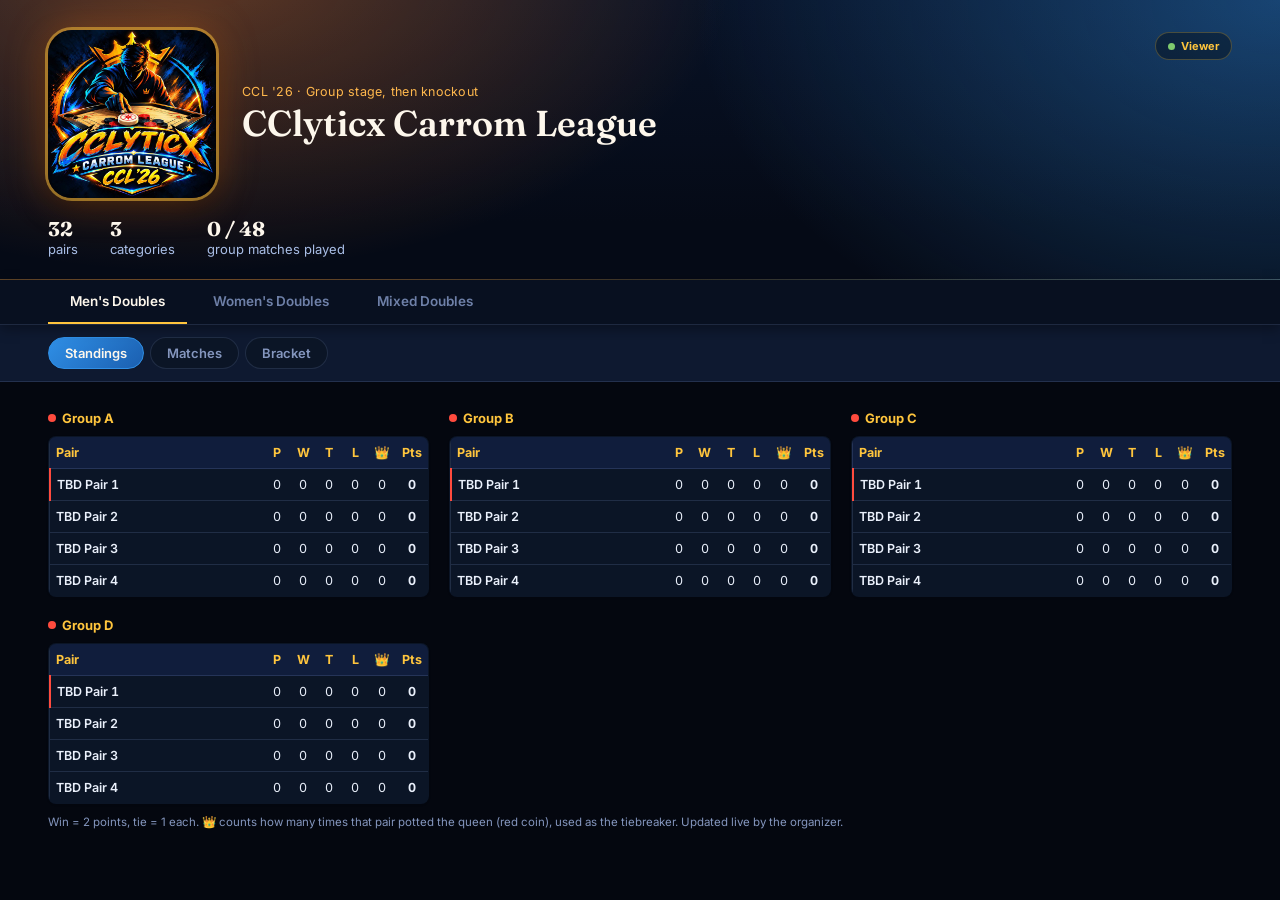
<file: index.html>
<!DOCTYPE html>
<html lang="en">
<head>
<meta charset="UTF-8">
<meta name="viewport" content="width=device-width, initial-scale=1.0">
<title>CClyticx Carrom League — CCL '26</title>
<link rel="stylesheet" href="shared.css">
</head>
<body>
  <div id="carrom-app">Loading tournament…</div>

  <script>window.CARROM_ADMIN = false;</script>
  <script src="carrom-core.js"></script>
</body>
</html>
</file>
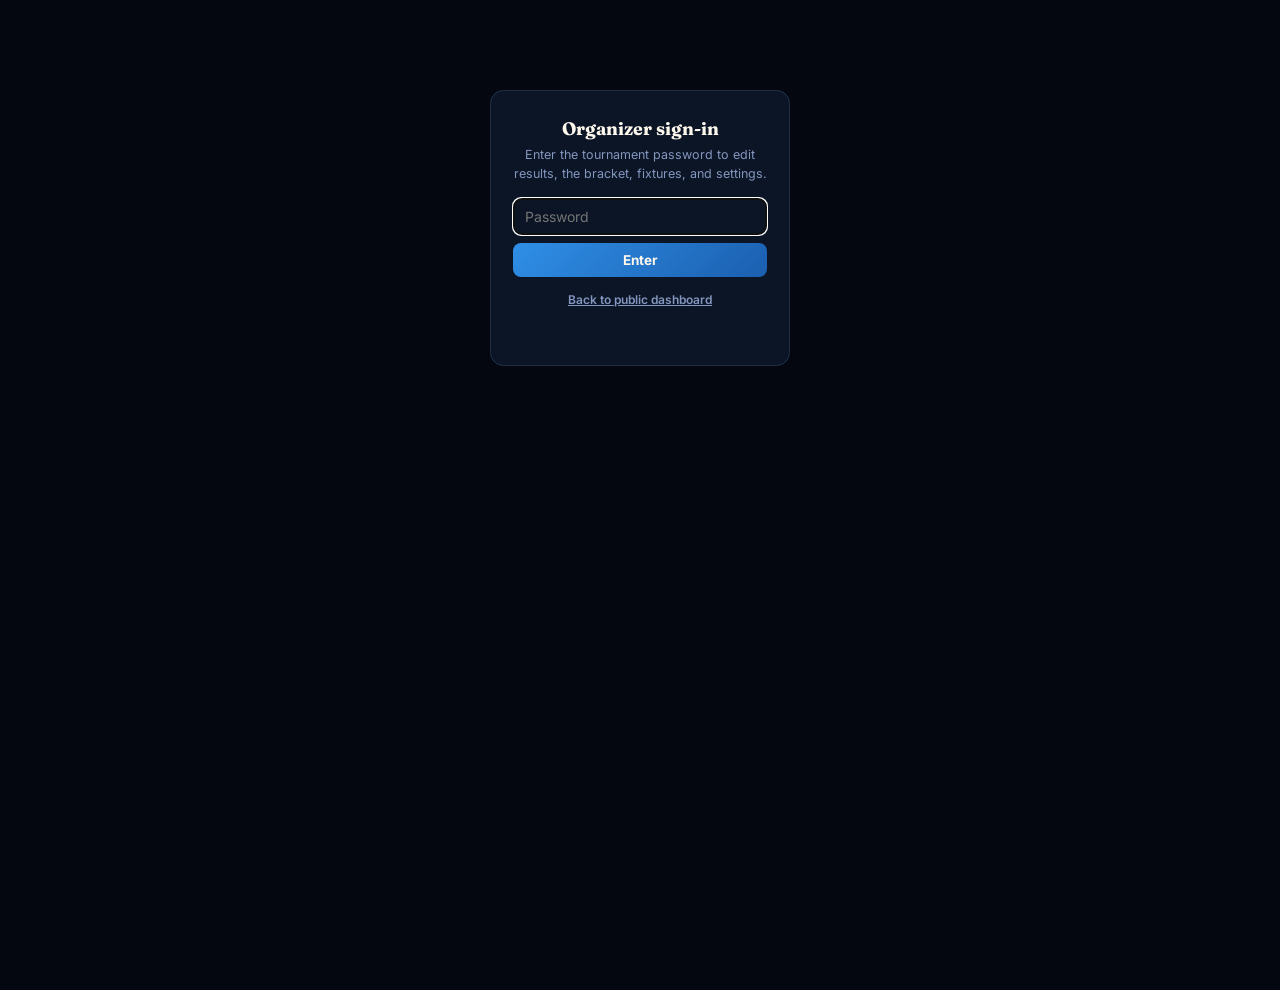
<file: admin.html>
<!DOCTYPE html>
<html lang="en">
<head>
<meta charset="UTF-8">
<meta name="viewport" content="width=device-width, initial-scale=1.0">
<title>CClyticx Carrom League — Organizer</title>
<link rel="stylesheet" href="shared.css">
</head>
<body>
  <div id="admin-gate">
    <h3>Organizer sign-in</h3>
    <p>Enter the tournament password to edit results, the bracket, fixtures, and settings.</p>
    <input type="password" id="gatePw" placeholder="Password" autocomplete="off">
    <button id="gateGo">Enter</button>
    <button class="gate-cancel" id="gateCancel">Back to public dashboard</button>
    <div class="gate-error" id="gateErr"></div>
  </div>

  <div id="carrom-app" style="display:none;">Loading tournament…</div>

  <button id="logoffBtn" style="display:none;position:fixed;top:14px;right:14px;z-index:999;padding:7px 14px;border-radius:999px;border:1px solid rgba(255,197,61,0.35);background:rgba(0,0,0,0.55);color:#FFC53D;font-weight:700;font-size:11.5px;cursor:pointer;font-family:inherit;">Log off</button>

  <script>
    // Must match the API_URL in carrom-core.js exactly.
    const API_URL = "PASTE_YOUR_APPS_SCRIPT_WEB_APP_URL_HERE";
    const API_CONFIGURED = API_URL.indexOf('PASTE_YOUR') === -1;
    const DEFAULT_EDIT_PASSWORD = "carrom2026"; // only used as a fallback if no backend is configured yet

    const gate = document.getElementById('admin-gate');
    const app = document.getElementById('carrom-app');
    const pw = document.getElementById('gatePw');
    const err = document.getElementById('gateErr');
    const goBtn = document.getElementById('gateGo');
    const logoffBtn = document.getElementById('logoffBtn');

    function unlock(){
      gate.style.display = 'none';
      app.style.display = 'block';
      logoffBtn.style.display = 'block';
      sessionStorage.setItem('carromAdminAuthed', '1');
      window.CARROM_ADMIN = true;
      const s = document.createElement('script');
      s.src = 'carrom-core.js';
      document.body.appendChild(s);
    }

    async function checkPassword(value){
      if (!API_CONFIGURED) return value === DEFAULT_EDIT_PASSWORD;
      try {
        const res = await fetch(API_URL + '?checkpw=' + encodeURIComponent(value));
        const json = await res.json();
        return !!json.ok;
      } catch(e){
        err.textContent = "Couldn't reach the backend to check the password — try again.";
        return false;
      }
    }

    goBtn.onclick = async () => {
      goBtn.disabled = true; err.textContent = '';
      const ok = await checkPassword(pw.value);
      goBtn.disabled = false;
      if (ok) unlock();
      else err.textContent = 'Incorrect password.';
    };
    document.getElementById('gateCancel').onclick = () => { window.location.href = 'index.html'; };
    pw.addEventListener('keydown', (e) => { if (e.key === 'Enter') goBtn.click(); });
    logoffBtn.onclick = () => {
      sessionStorage.removeItem('carromAdminAuthed');
      window.location.reload();
    };

    if (sessionStorage.getItem('carromAdminAuthed') === '1') unlock();
    else pw.focus();
  </script>
</body>
</html>
</file>
<file: shared.css>
@import url('https://fonts.googleapis.com/css2?family=Fraunces:wght@500;600;700&family=Inter:wght@400;500;600;700&display=swap');

  :root {
    --wood-dark: #060B18;
    --wood: #163B7A;
    --cream: #0E1930;
    --cream-light: #0B1526;
    --queen-red: #FF4B3E;
    --gold: #FFC53D;
    --ink: #EAF0FB;
    --muted: #8496BE;
    --line: rgba(160,190,255,0.14);
    --page-bg: #04070F;
    --ok: #3FCB7A;
  }

  * { box-sizing: border-box; }
  body {
    margin: 0; background: var(--page-bg); font-family: 'Inter', -apple-system, sans-serif;
    color: var(--ink); min-height: 100vh;
  }
  #carrom-app { width: 100%; min-height: 100vh; }
  .cd-inner { max-width: 1240px; margin: 0 auto; padding-left: 28px; padding-right: 28px; }
  .cd-card { background: var(--page-bg); }

  .cd-header {
    background:
      radial-gradient(ellipse 900px 500px at 15% -10%, rgba(255,124,29,0.35), transparent 60%),
      radial-gradient(ellipse 900px 600px at 100% 0%, rgba(47,143,230,0.4), transparent 65%),
      linear-gradient(180deg, #081226, #050A16 80%);
    color: #EAF0FB; padding: 30px 0 22px; position: relative; overflow: hidden;
    border-bottom: 1px solid rgba(255,197,61,0.18);
  }
  .cd-header .cd-inner { position: relative; }
  .cd-header-top { display: flex; align-items: center; gap: 26px; flex-wrap: wrap; margin-bottom: 18px; }
  .cd-logo-img {
    width: 168px; height: 168px; border-radius: 24px; object-fit: cover; flex: 0 0 auto;
    box-shadow: 0 0 0 3px rgba(255,197,61,0.5), 0 0 40px rgba(255,124,29,0.4), 0 10px 26px rgba(0,0,0,0.55);
  }
  .cd-eyebrow { font-size: 12.5px; color: #FFB84D; margin-bottom: 4px; letter-spacing: 0.02em; }
  .cd-title { font-family: 'Fraunces', serif; font-weight: 600; font-size: 36px; line-height: 1.15; margin: 0; color: #FDF7EC; }
  .cd-stats { display: flex; gap: 32px; font-size: 13px; color: #A9BEE6; }
  .cd-stats b { font-family: 'Fraunces', serif; font-size: 20px; color: #FDF7EC; display:block; }
  .cd-status { position: absolute; top: 2px; right: 28px; font-size: 11px; font-weight: 700; color: var(--gold); display: flex; align-items: center; gap: 6px; background: rgba(0,0,0,0.35); border: 1px solid rgba(255,197,61,0.25); padding: 6px 12px; border-radius: 999px; }
  .cd-status-dot { width: 7px; height: 7px; border-radius: 50%; background: var(--gold); }
  .cd-status-dot.live { background: #7FCB6E; }

  .cd-tabs-bar { background: #081020; position: sticky; top: 0; z-index: 20; box-shadow: 0 4px 12px rgba(0,0,0,0.35); border-bottom: 1px solid var(--line); }
  .cd-tabs { display: flex; gap: 4px; }
  .cd-tab { flex: 0 0 auto; padding: 13px 22px; text-align: center; font-size: 13.5px; font-weight: 600; color: #6E80A8; background: none; border: none; cursor: pointer; border-bottom: 2px solid transparent; font-family: inherit; }
  .cd-tab.active { color: #FDF7EC; border-bottom-color: var(--gold); }

  .cd-subtabs-bar { background: var(--cream); border-bottom: 1px solid var(--line); }
  .cd-subtabs { display: flex; gap: 6px; padding: 12px 0; flex-wrap: wrap; }
  .cd-subtab { padding: 7px 16px; border-radius: 999px; border: 1px solid var(--line); background: var(--cream-light); font-size: 13px; font-weight: 600; color: var(--muted); cursor: pointer; font-family: inherit; }
  .cd-subtab.active { background: linear-gradient(135deg, #2F8FE6, #1B5FB0); color: #FDF7EC; border-color: #2F8FE6; }

  .cd-body { padding: 28px 0 60px; }

  .cd-groups-grid { display: grid; grid-template-columns: repeat(auto-fit, minmax(300px, 1fr)); gap: 20px; margin-bottom: 4px; }
  .cd-group-block { margin-bottom: 0; }
  .cd-group-label { font-size: 13px; font-weight: 700; color: #FFC53D; margin: 0 0 10px; display: flex; align-items: center; gap: 6px; }
  .cd-group-label::before { content: ""; width: 8px; height: 8px; border-radius: 50%; background: var(--queen-red); display: inline-block; }

  table.cd-standings { width: 100%; border-collapse: collapse; font-size: 12.5px; background: var(--cream-light); border: 1px solid var(--line); border-radius: 8px; overflow: hidden; box-shadow: 0 1px 3px rgba(0,0,0,0.04); }
  table.cd-standings th { background: #101D3C; color: #FFC53D; font-weight: 700; padding: 8px 6px; text-align: left; border-bottom: 1px solid var(--line); }
  table.cd-standings th.num, table.cd-standings td.num { text-align: center; width: 26px; }
  table.cd-standings td { padding: 8px 6px; border-bottom: 1px solid var(--line); font-variant-numeric: tabular-nums; color: var(--ink); }
  table.cd-standings tr:last-child td { border-bottom: none; }
  table.cd-standings tr.qualify td:first-child { border-left: 3px solid var(--queen-red); }
  .cd-team-name { font-weight: 600; }
  .cd-team-sub { display: block; font-size: 10.5px; font-weight: 400; color: var(--muted); }
  .cd-pts { font-weight: 700; color: var(--queen-red); }

  .cd-matches-grid { display: grid; grid-template-columns: repeat(auto-fill, minmax(320px, 1fr)); gap: 12px; }
  .cd-match { background: var(--cream-light); border: 1px solid var(--line); border-radius: 8px; padding: 12px 14px; box-shadow: 0 1px 3px rgba(0,0,0,0.04); }
  .cd-match-teams { display: flex; justify-content: space-between; gap: 8px; margin-bottom: 8px; }
  .cd-match-team { flex: 1; font-size: 13.5px; font-weight: 600; line-height: 1.3; }
  .cd-match-team.right { text-align: right; }
  .cd-match-team.winner { color: var(--queen-red); }
  .cd-match-team small { display: block; font-weight: 400; color: var(--muted); font-size: 10.5px; }

  .cd-seg-label { font-size: 10px; font-weight: 700; color: var(--muted); margin-bottom: 4px; letter-spacing: 0.01em; }
  .cd-seg { display: flex; gap: 4px; margin-bottom: 8px; }
  .cd-seg:last-child { margin-bottom: 0; }
  .cd-seg button { flex: 1; padding: 6px 4px; font-size: 11px; border-radius: 6px; border: 1px solid var(--line); background: var(--cream-light); color: var(--muted); cursor: pointer; font-family: inherit; font-weight: 600; line-height: 1.25; }
  .cd-seg button.active { background: var(--wood); color: #FDF7EC; border-color: var(--wood); }
  .cd-seg button.active.tie-active { background: var(--gold); border-color: var(--gold); }
  .cd-seg button.active.queen-active { background: var(--queen-red); border-color: var(--queen-red); }

  .cd-match-readout { font-size: 12px; color: var(--muted); }
  .cd-match-readout b { color: var(--queen-red); }
  .cd-match-readout .qline { margin-top: 3px; }
  .cd-clear-btn { display: block; margin-top: 8px; background: none; border: none; color: var(--queen-red); font-size: 11px; font-weight: 600; text-decoration: underline; cursor: pointer; font-family: inherit; padding: 0; }

  .cd-bracket-wrap { display: flex; gap: 36px; overflow-x: auto; padding: 6px 2px 22px; }
  .cd-bracket-col { display: flex; flex-direction: column; min-width: 230px; }
  .cd-bracket-col-title { font-size: 12.5px; font-weight: 700; color: #FFC53D; margin-bottom: 12px; text-align: center; text-transform: none; }
  .cd-bracket-col-matches { display: flex; flex-direction: column; justify-content: space-around; flex: 1; }
  .cd-bracket-match { background: var(--cream-light); border: 1px solid var(--line); border-radius: 8px; overflow: hidden; box-shadow: 0 1px 3px rgba(0,0,0,0.05); }
  .cd-bracket-slot { padding: 10px 13px; font-size: 13px; font-weight: 600; display: flex; justify-content: space-between; align-items:center; border-bottom: 1px solid var(--line); gap: 8px; }
  .cd-bracket-slot:last-child { border-bottom: none; }
  .cd-bracket-slot.clickable { cursor: pointer; }
  .cd-bracket-slot.picked { background: linear-gradient(135deg, #2F8FE6, #1B5FB0); color: #FDF7EC; }
  .cd-bracket-slot.tbd { color: var(--muted); font-style: italic; }
  .cd-bracket-tag { font-size: 10.5px; font-weight: 600; color: var(--muted); white-space: nowrap; }
  .cd-bracket-slot.picked .cd-bracket-tag { color: rgba(255,255,255,0.75); }

  .cd-final { background: linear-gradient(135deg, var(--wood-dark), var(--wood)); border-radius: 10px; padding: 16px; text-align: center; margin-top: 4px; }
  .cd-final-label { color: var(--gold); font-size: 11.5px; font-weight: 700; margin-bottom: 6px; }
  .cd-final-champ { font-family: 'Fraunces', serif; font-size: 19px; color: #FDF7EC; }
  .cd-hint { font-size: 11.5px; color: var(--muted); margin-top: 10px; line-height: 1.5; }
  .cd-error { font-size: 12px; color: var(--queen-red); margin-top: 8px; }

  .cd-fixture-group { margin-bottom: 16px; }
  .cd-fixture-group > label { display: block; font-size: 12px; font-weight: 700; color: #FFC53D; margin-bottom: 8px; }
  .cd-fixture-team { border: 1px solid var(--line); border-radius: 8px; padding: 8px 10px; margin-bottom: 8px; background: var(--cream-light); }
  .cd-fixture-team .team-label { font-size: 10.5px; font-weight: 700; color: var(--muted); margin-bottom: 6px; }
  .cd-fixture-team input { width: 100%; padding: 7px 9px; border-radius: 6px; border: 1px solid var(--line); font-family: inherit; font-size: 13px; background: var(--cream-light); color: var(--ink); margin-bottom: 6px; }
  .cd-fixture-team input:last-child { margin-bottom: 0; }
  .cd-save-btn { max-width: 320px; padding: 10px 20px; border-radius: 8px; border: none; background: linear-gradient(135deg, #2F8FE6, #1B5FB0); color: #FDF7EC; font-weight: 700; font-size: 13.5px; cursor: pointer; font-family: inherit; margin-top: 4px; }
  .cd-saved-msg { font-size: 12px; color: var(--ok); margin-top: 8px; min-height: 16px; }

  .cd-setup-box { border: 1px solid var(--line); border-radius: 8px; padding: 12px; margin-bottom: 16px; background: var(--cream); }
  .cd-setup-row { display: flex; align-items: center; gap: 10px; }
  .cd-setup-row label { font-size: 12.5px; font-weight: 700; color: #FFC53D; flex: 1; }
  .cd-setup-row input { width: 56px; padding: 7px 8px; border-radius: 6px; border: 1px solid var(--line); font-family: inherit; font-size: 14px; text-align: center; background: var(--cream-light); color: var(--ink); }
  .cd-setup-row button { padding: 8px 14px; border-radius: 6px; border: none; background: linear-gradient(135deg, #2F8FE6, #1B5FB0); color: #FDF7EC; font-weight: 700; font-size: 12.5px; cursor: pointer; font-family: inherit; }

  #admin-gate { max-width: 300px; margin: 90px auto; background: var(--cream-light); border: 1px solid var(--line); border-radius: 14px; padding: 26px 22px; text-align: center; }
  #admin-gate h3 { font-family: 'Fraunces', serif; margin: 0 0 6px; color: #FDF7EC; font-size: 18px; }
  #admin-gate p { font-size: 12.5px; color: var(--muted); margin: 0 0 14px; line-height: 1.5; }
  #admin-gate input { width: 100%; padding: 9px 11px; border-radius: 8px; border: 1px solid var(--line); font-size: 14px; margin-bottom: 8px; font-family: inherit; background: var(--cream-light); color: var(--ink); }
  #admin-gate button { width: 100%; padding: 9px 11px; border-radius: 8px; border: none; background: linear-gradient(135deg, #2F8FE6, #1B5FB0); color: #FDF7EC; font-weight: 700; font-size: 13.5px; cursor: pointer; font-family: inherit; }
  #admin-gate .gate-error { color: var(--queen-red); font-size: 12px; margin-top: 8px; min-height: 15px; }
  #admin-gate .gate-cancel { background: none; color: var(--muted); font-weight: 600; margin-top: 6px; text-decoration: underline; cursor: pointer; border: none; font-size: 12px; font-family: inherit; }

  @media (max-width: 560px) {
    .cd-inner { padding-left: 16px; padding-right: 16px; }
    .cd-title { font-size: 24px; }
    .cd-logo-img { width: 100px; height: 100px; border-radius: 18px; }
    .cd-header-top { gap: 16px; }
    .cd-stats { gap: 20px; }
    .cd-stats b { font-size: 16px; }
    .cd-tab { padding: 12px 14px; font-size: 12.5px; }
    .cd-status { right: 16px; }
  }
</file>
